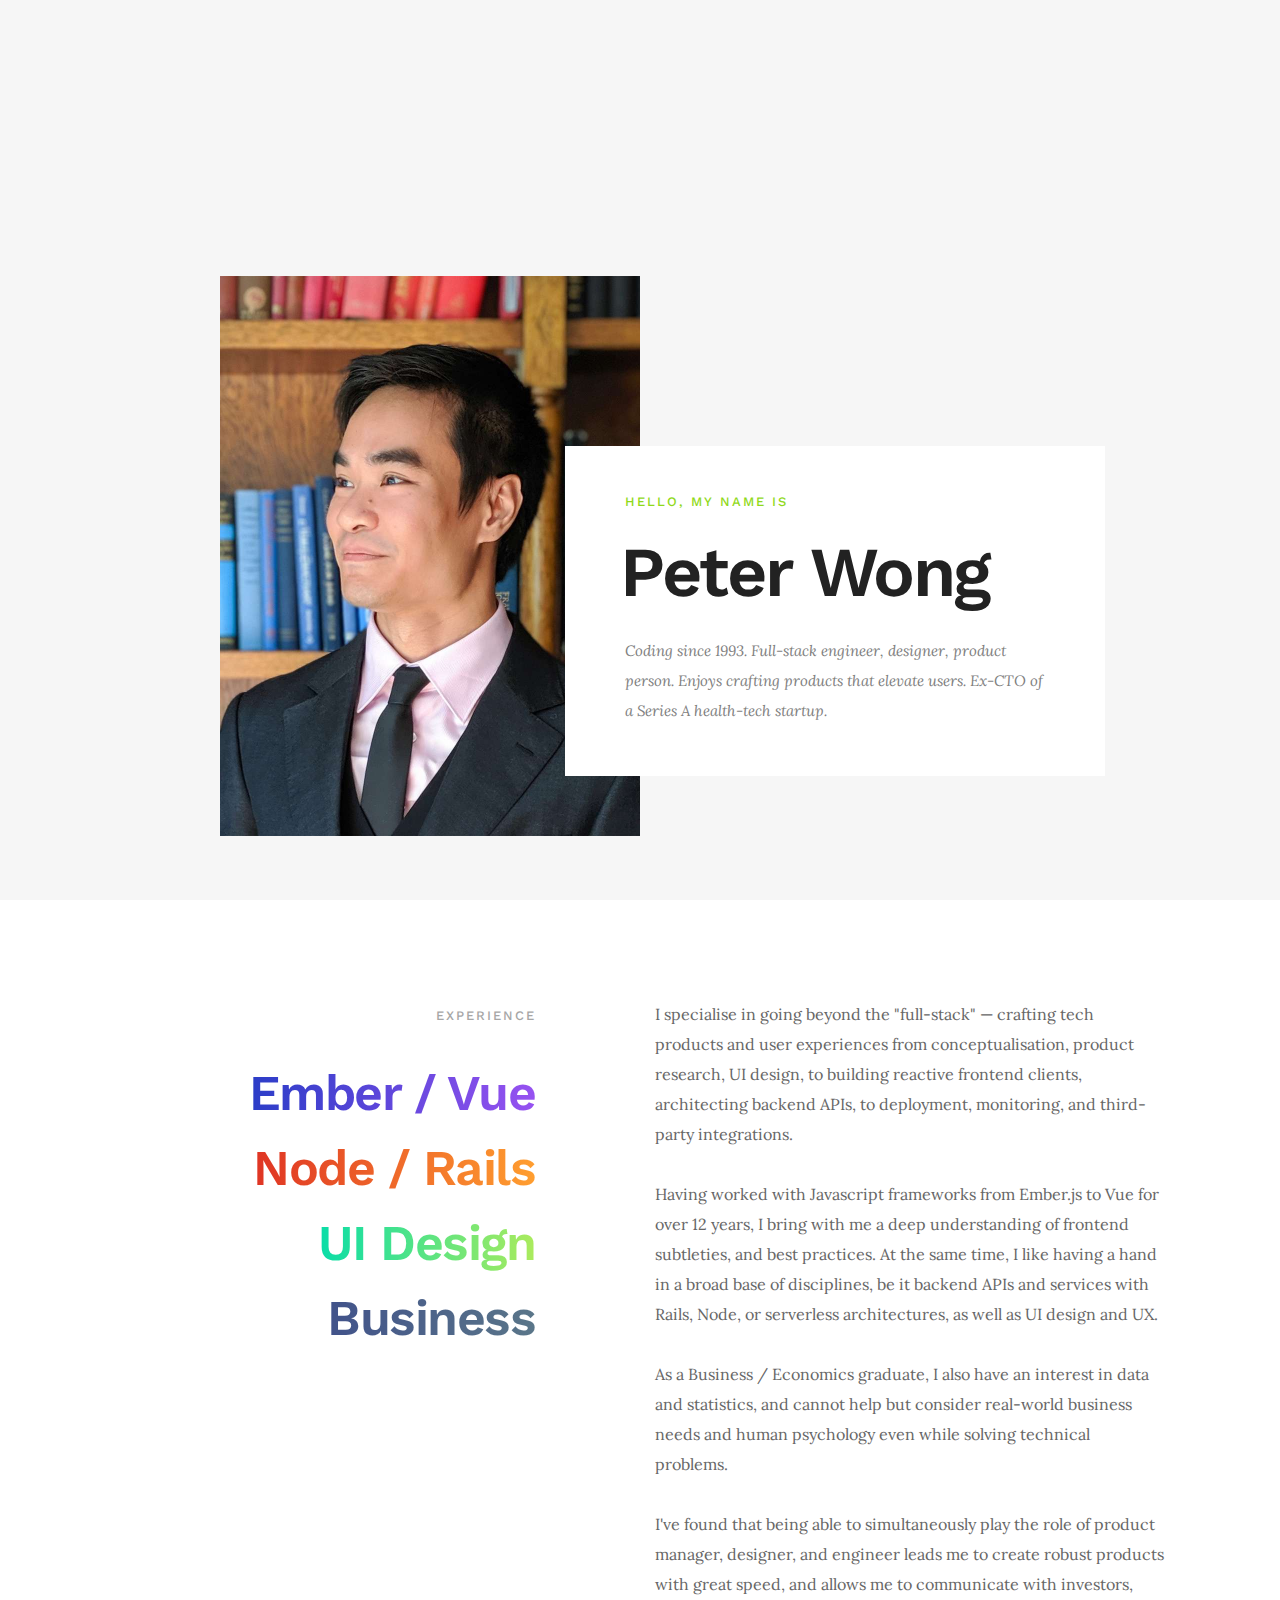
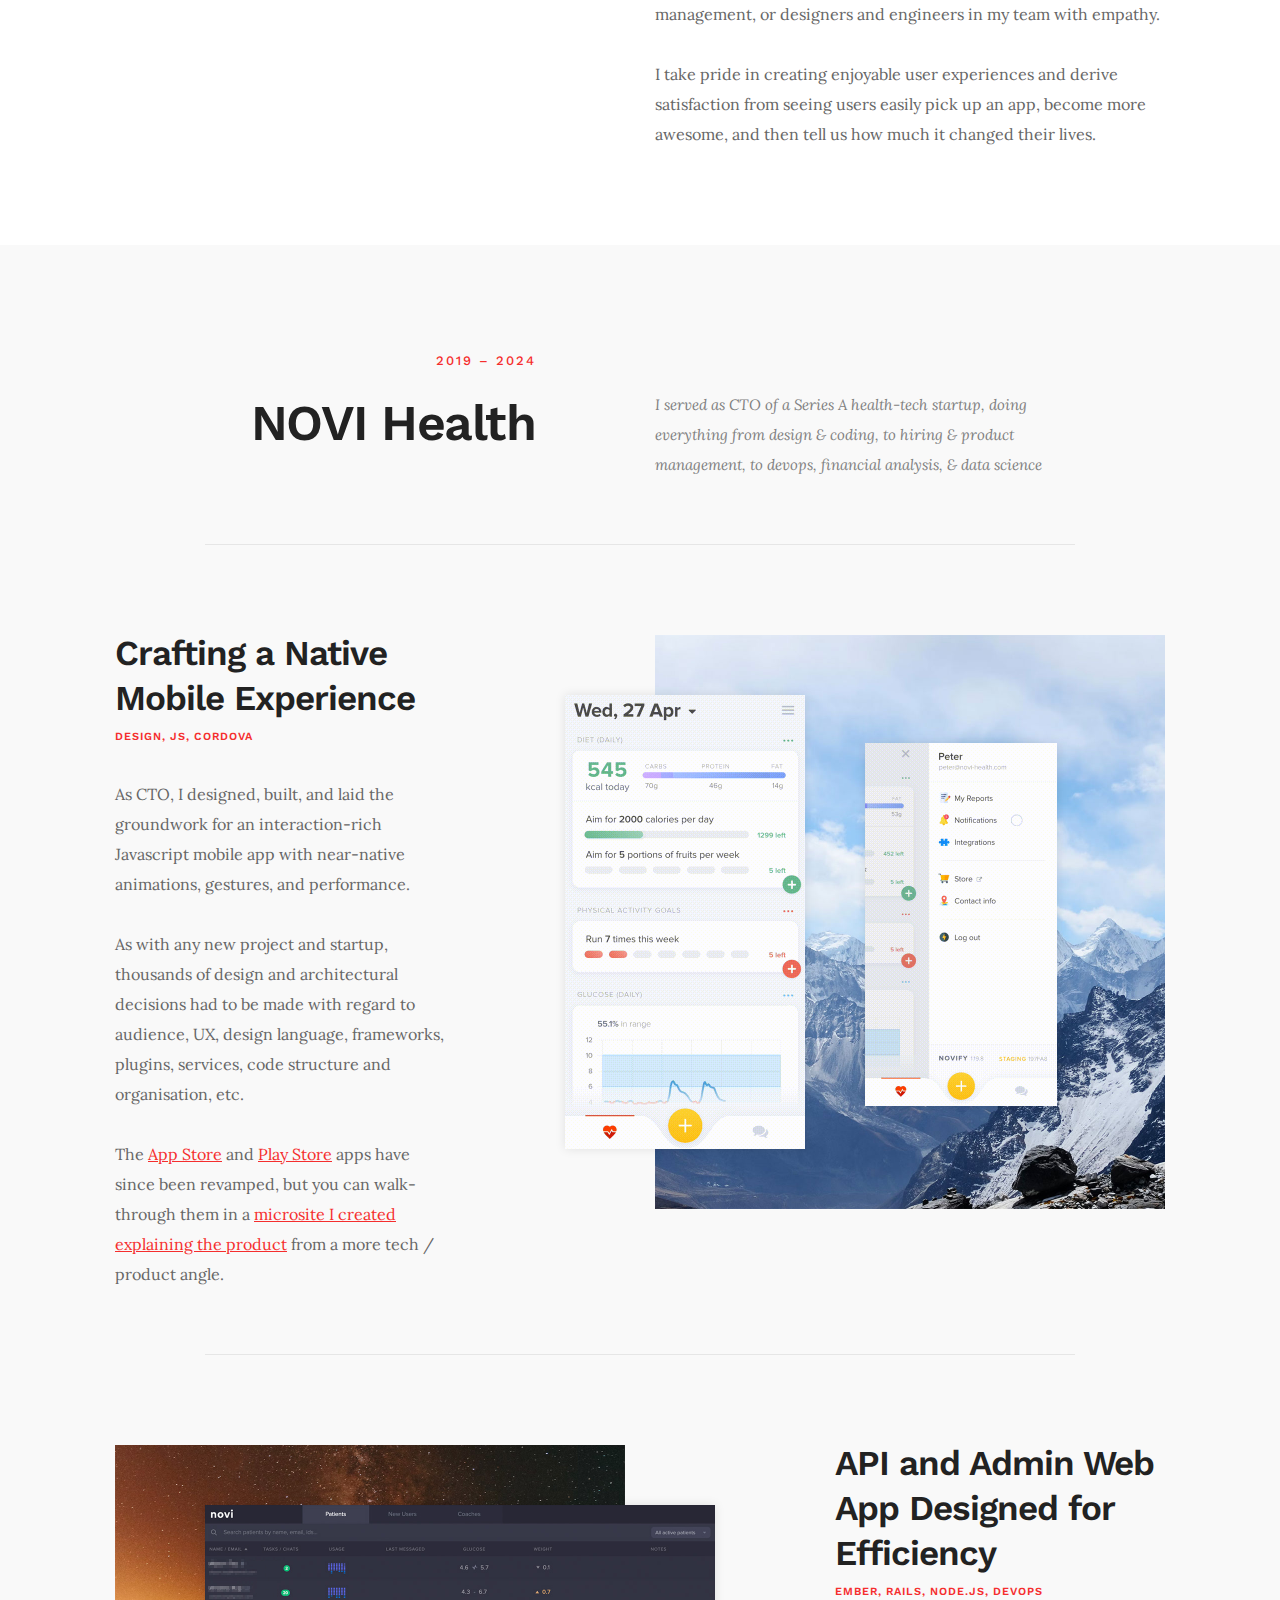
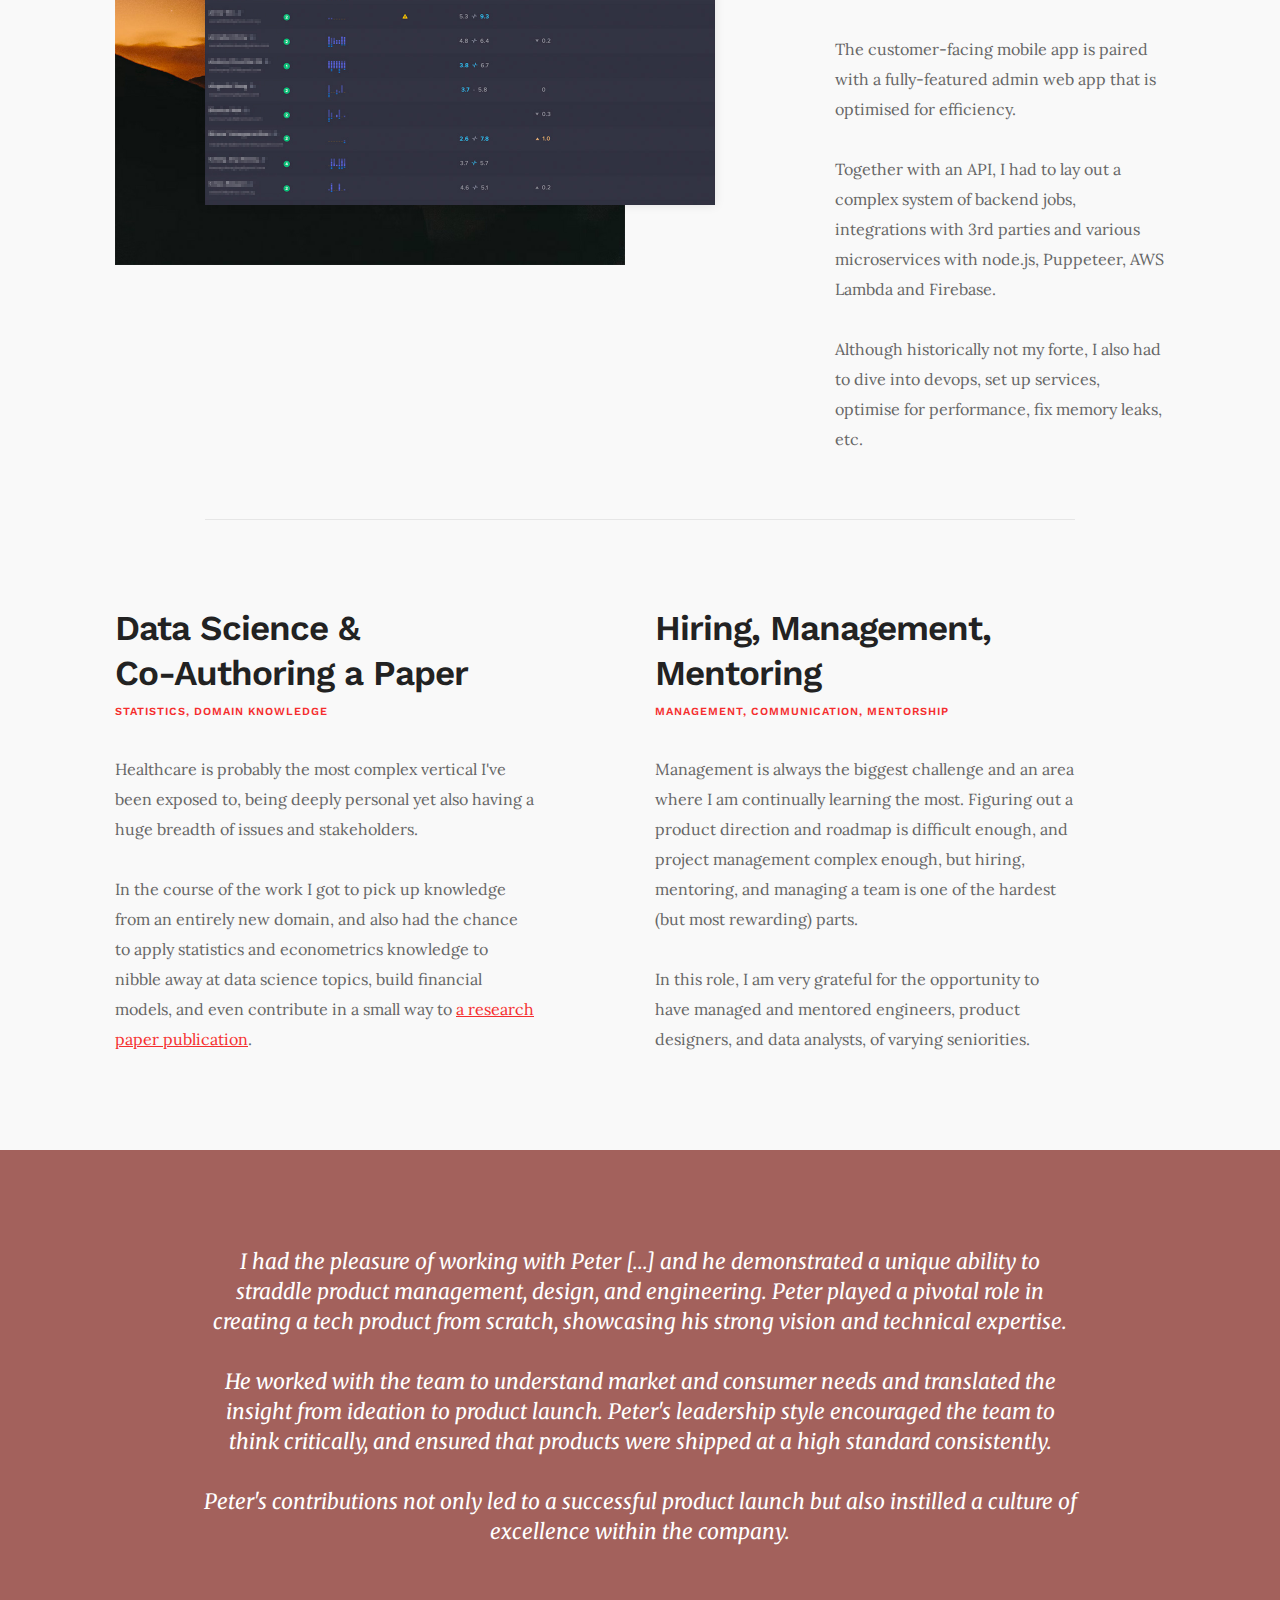
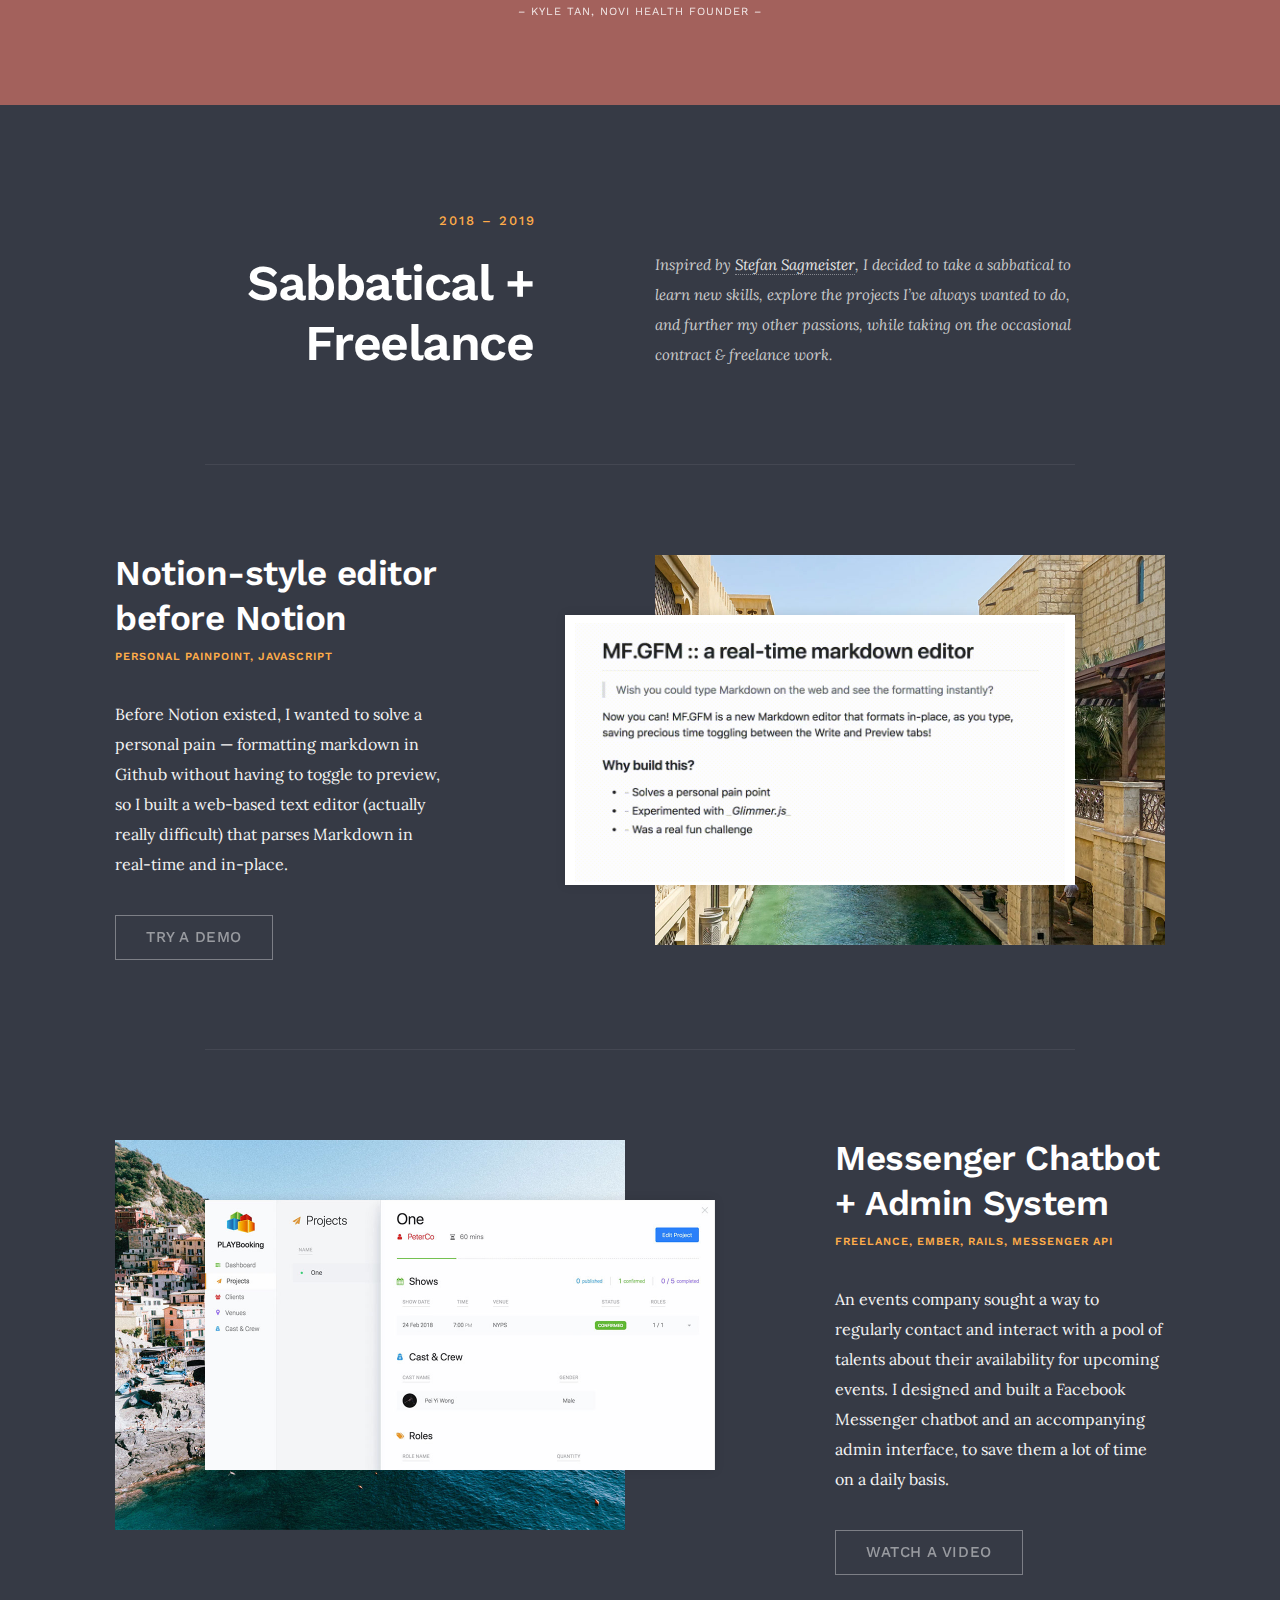
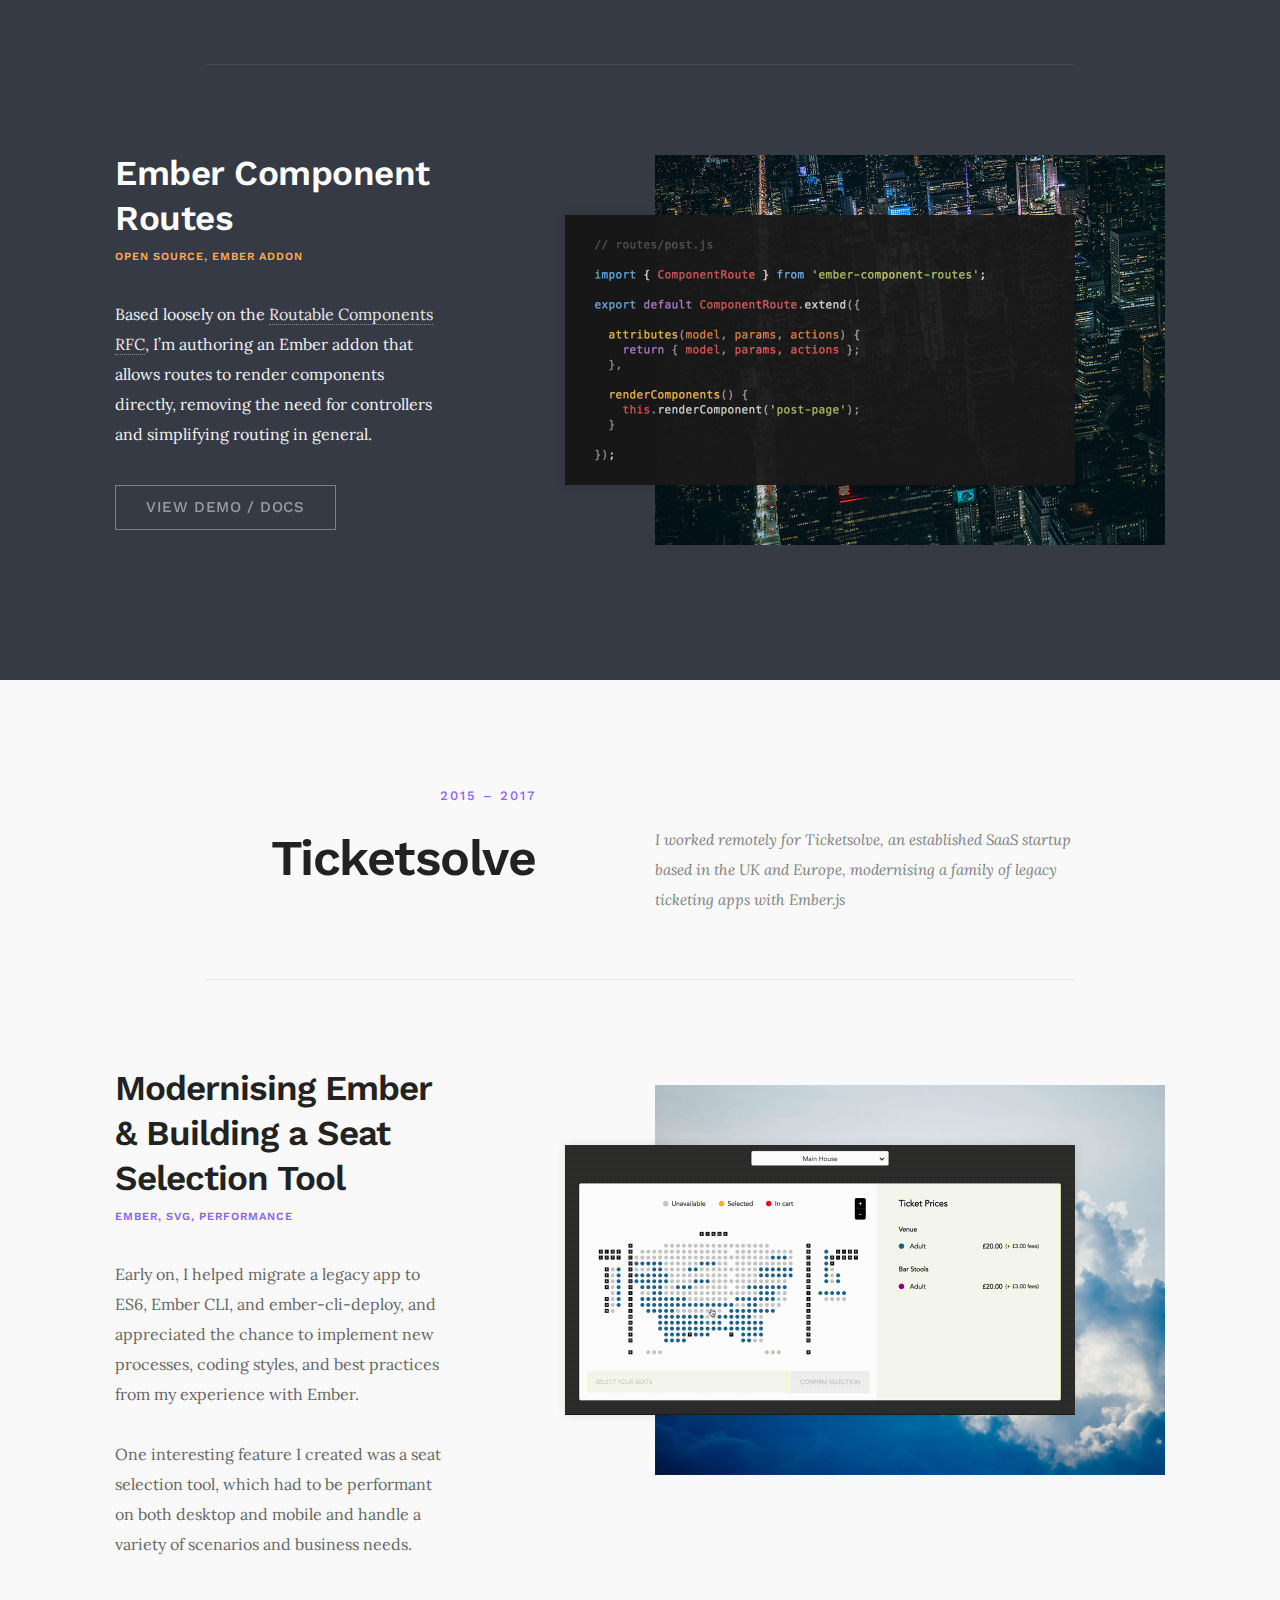
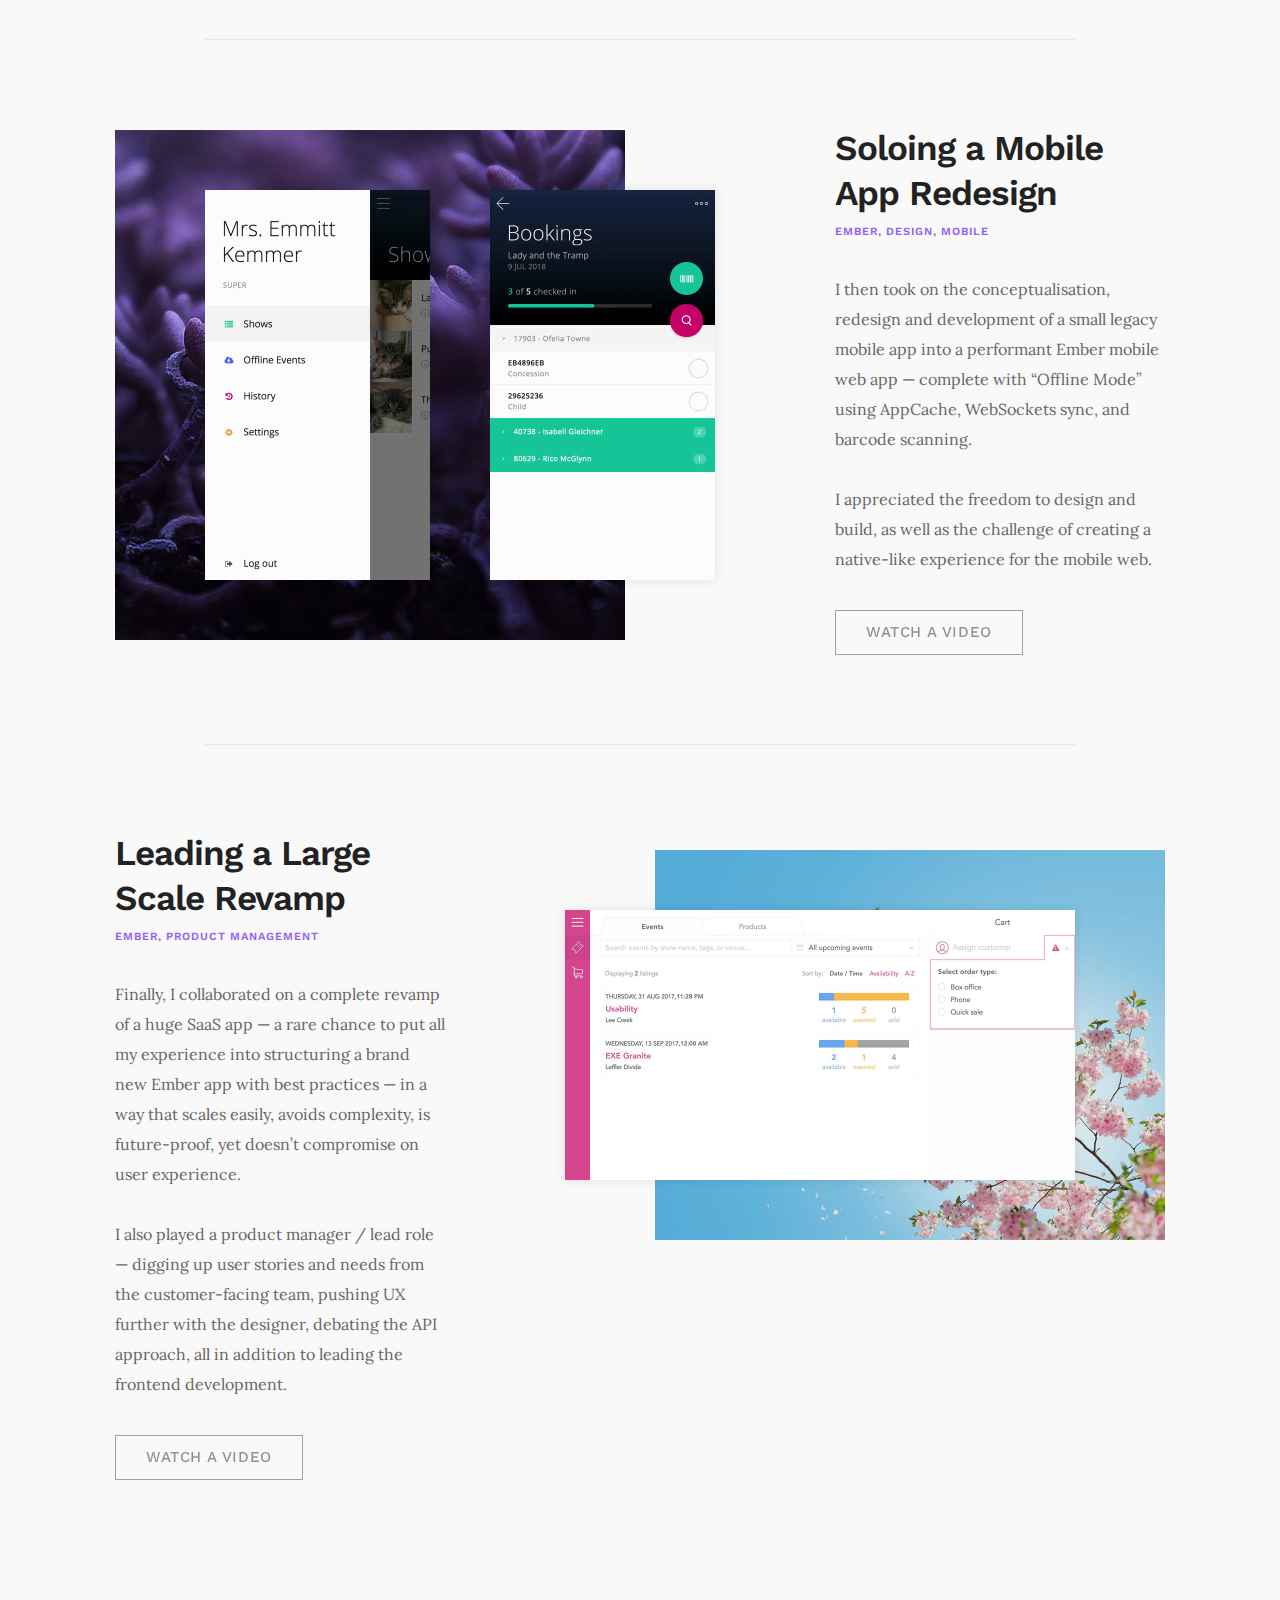
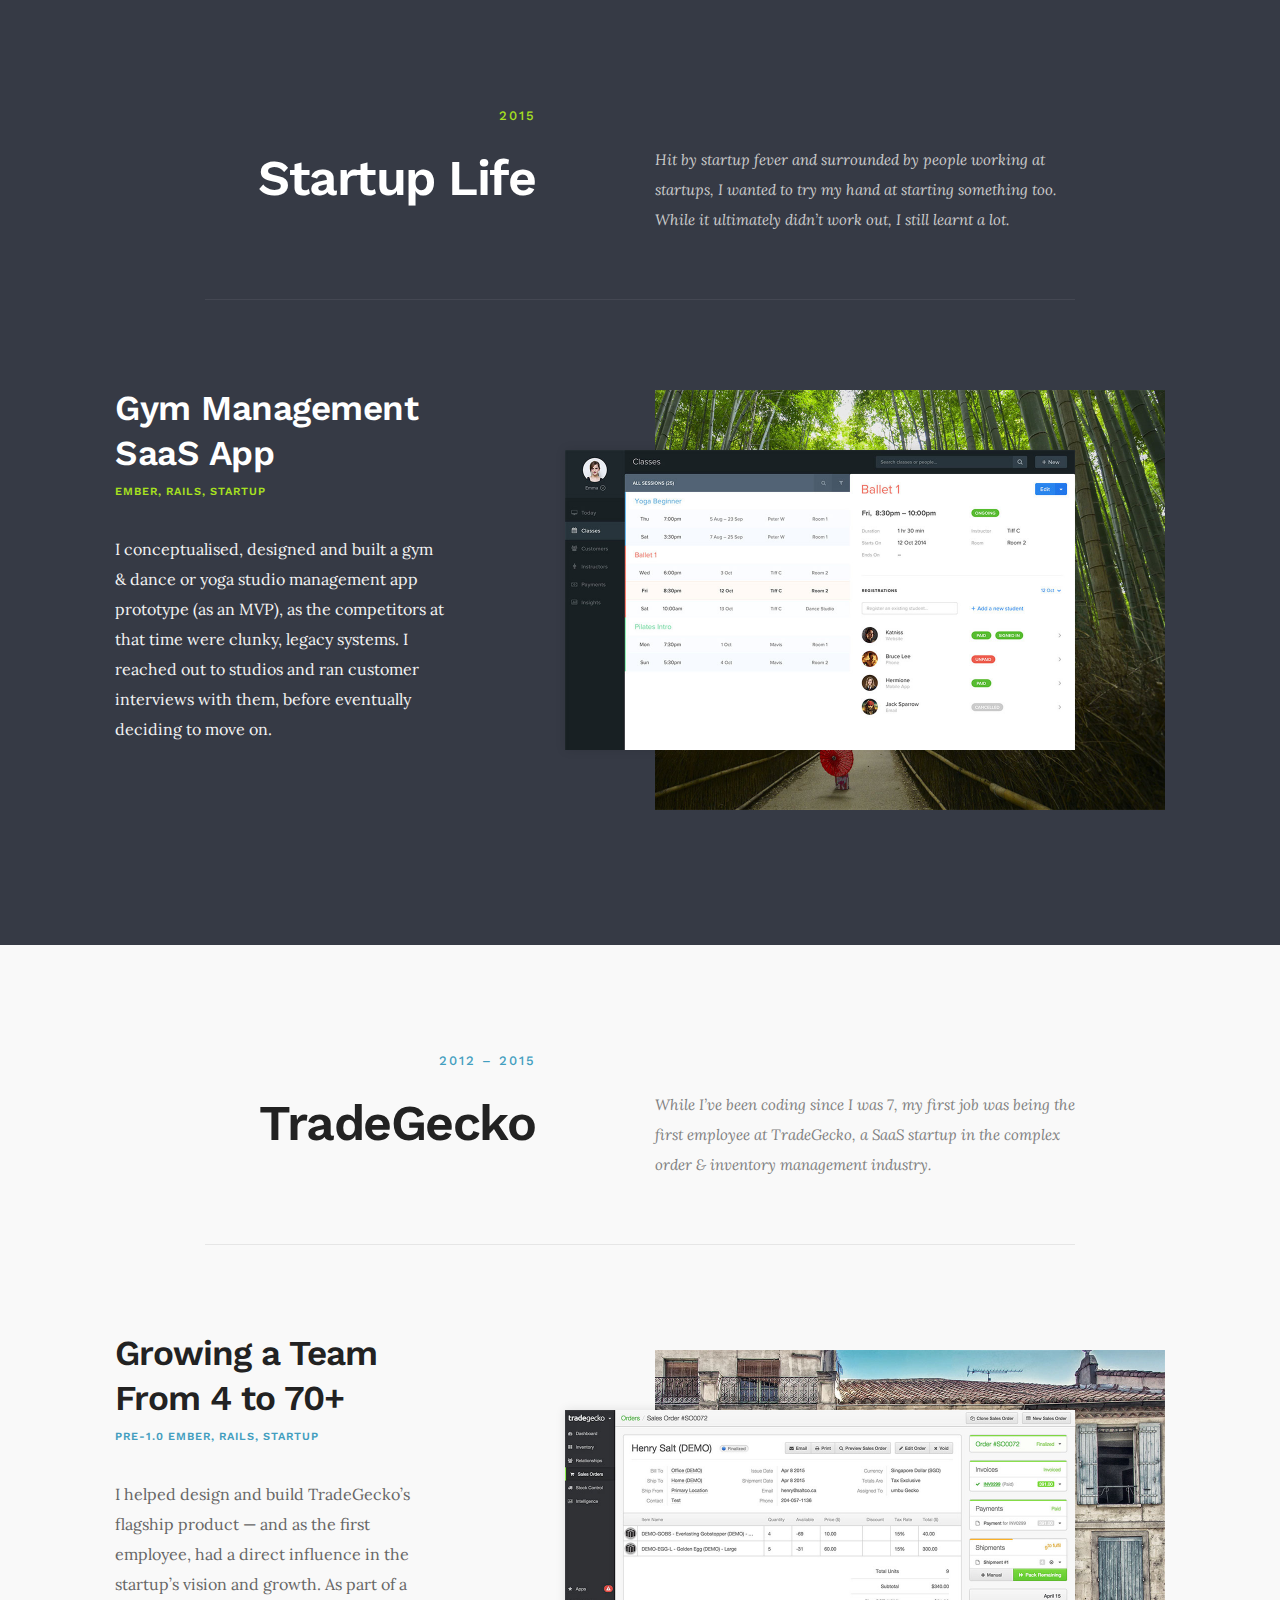
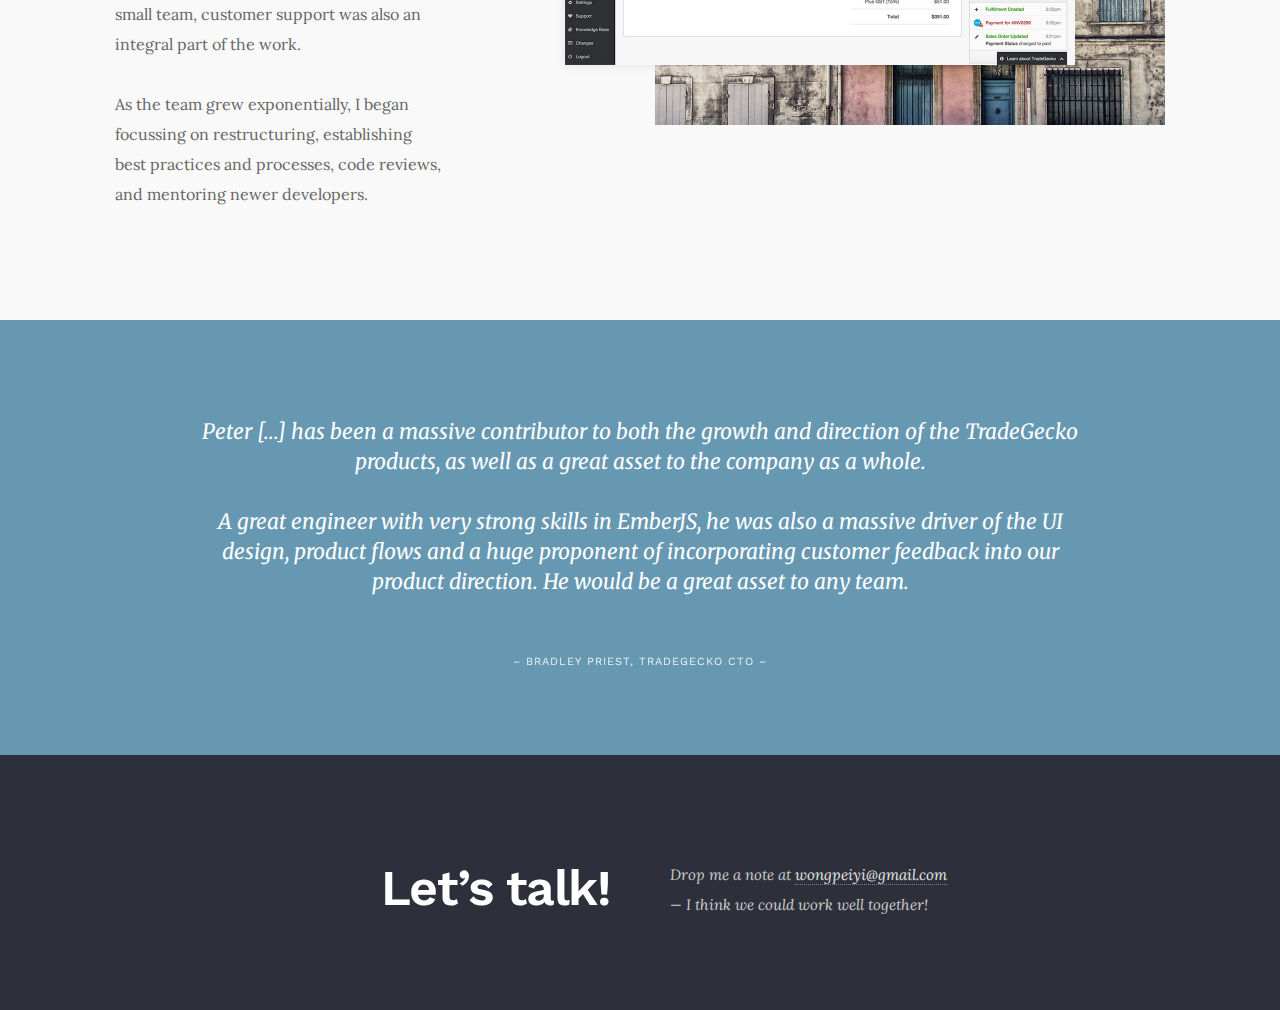
<file: index.html>
<!doctype html>
<html lang="">

<head>
  <meta charset="utf-8">
  <meta http-equiv="x-ua-compatible" content="ie=edge">
  <title>Peter Wong | Product-focussed Engineer &amp; Designer</title>
  <meta name="description" content="">
  <meta name="viewport" content="width=device-width, initial-scale=1, shrink-to-fit=no">

  <link rel="manifest" href="site.webmanifest">
  <link rel="apple-touch-icon" href="icon.png">

  <link href="https://fonts.googleapis.com/css2?family=Lora&family=Merriweather:ital,wght@1,400&display=swap&family=Work+Sans:wght@500..600&display=swap" rel="stylesheet">

  <link rel="stylesheet" href="css/app-20240916-1430.css">

  <script src="https://cdn.lrkt-in.com/LogRocket.min.js" crossorigin="anonymous"></script>
  <script>window.LogRocket && window.LogRocket.init('ftegv7/wongpeiyigithubio');</script>
</head>

<body>
  <div class="modal">
    <div class="modal__overlay"></div>
    <div class="modal__body"></div>
  </div>
  <section class="hero">
    <div class="row">
      <div class="hero__wrapper">
        <div class="hero__card">
          <h2>Hello, my name is</h2>
          <h1>Peter <span>Wong</span></h1>
          <p class="italic">
            Coding since 1993. Full-stack engineer, designer, product person.
            Enjoys crafting products that elevate users.
            Ex-CTO of a Series A health-tech startup.
          </p>
        </div>
      </div>
    </div>
  </section>


  <section class="skillsets">
    <div class="row">
      <div class="col col_6 col_pad-right shout">
        <h2>Experience</h2>
        <h3><span>Ember / Vue</span></h3>
        <h3><span>Node / Rails</span></h3>
        <h3><span>UI Design</span></h3>
        <h3><span>Business</span></h3>
      </div>
      <div class="col col_6">
        <p>
          I specialise in going beyond the "full-stack" &mdash; crafting tech products and user experiences from conceptualisation, product research, UI design, to building reactive frontend clients, architecting backend APIs, to deployment, monitoring, and third-party integrations.
        </p>
        <p>
          Having worked with Javascript frameworks from Ember.js to Vue for over 12 years, I bring with me a deep understanding of frontend subtleties, and best practices. At the same time, I like having a hand in a broad base of disciplines, be it backend APIs and services with Rails, Node, or serverless architectures, as well as UI design and UX. 
        </p>
        <p>
          As a Business / Economics graduate, I also have an interest in data and statistics, and cannot help but consider real-world business needs and human psychology even while solving technical problems.
        </p>
        <p>
          
          I&apos;ve found that being able to simultaneously play the role of product manager, designer, and engineer leads me to create robust products with great speed, and allows me to communicate with investors, management, or designers and engineers in my team with empathy.
        </p>
        <p>
          I take pride in creating enjoyable user experiences and derive satisfaction from seeing users easily pick up an app, become more awesome, and then tell us how much it changed their lives.
        </p>
      </div>
    </div>
  </section>


  <section class="novi">
    <div class="row section__head">
      <div class="col col_6 col_pad-right shout">
        <h2>2019 &ndash; 2024</h2>
        <h3>NOVI Health</h3>
      </div>
      <div class="col col_5">
        <p class="italic">
           I served as CTO of a Series A health-tech startup, doing everything from design &amp; coding, to hiring &amp; product management, to devops, financial analysis, &amp; data science
        </p>
      </div>
    </div>

    <hr>

    <div class="row row_inverse novify">
      <div class="col col_7 portfolio__screen">
        <div>
          <img src="img/novify-1.gif" />
        </div>
        <div>
          <img src="img/novify-2.gif" />
        </div>
      </div>
      <div class="col col_5 col_pad-right portfolio__item">
        <h4>Crafting a Native Mobile Experience</h4>
        <h5>Design, JS, Cordova</h5>
        <p>
          As CTO, I designed, built, and laid the groundwork for an interaction-rich Javascript mobile app with near-native animations, gestures, and performance.
        </p>
        <p>
          As with any new project and startup, thousands of design and architectural decisions had to be made with regard to audience, UX, design language, frameworks, plugins, services, code structure and organisation, etc.
        </p>
        <p>
          The 
          <a href="https://apps.apple.com/sg/app/novify-v2/id1504900793" target="_blank">App Store</a> and 
          <a href="https://play.google.com/store/apps/details?id=com.novi_health.novi" target="_blank">Play Store</a> 
          apps have since been revamped, but you can walk-through them in a 
          <a href="https://novi-health-product-demo.webflow.io/" target="_blank">microsite I created explaining the product</a> 
          from a more tech / product angle.
        </p>
      </div>
    </div>

    <hr>

    <div class="row novi-admin">
      <div class="col col_7 portfolio__screen">
        <div>
          <img src="img/admin-1.jpg" />
          <img src="img/admin-2.jpg" />
          <img src="img/admin-3.jpg" />
        </div>
      </div>
      <div class="col col_5 col_pad-left portfolio__item">
        <h4>API and Admin Web App Designed for Efficiency</h4>
        <h5>Ember, Rails, node.js, devops</h5>
        <p>
          The customer-facing mobile app is paired with a fully-featured admin web app that is optimised for efficiency.
        </p>
        <p>
          Together with an API, I had to lay out a complex system of backend jobs, integrations with 3rd parties and various microservices with node.js, Puppeteer, AWS Lambda and Firebase.
        </p>
        <p>
          Although historically not my forte, I also had to dive into devops, set up services, optimise for performance, fix memory leaks, etc.
        </p>
      </div>
    </div>


    <hr>

    <div class="row novi-misc">
      <div class="col col_6 col_pad-right portfolio__item">
        <h4>Data Science &amp;<br> Co-Authoring a Paper</h4>
        <h5>Statistics, Domain knowledge</h5>
        <p>
          Healthcare is probably the most complex vertical I&apos;ve been exposed to, being deeply personal yet also having a huge breadth of issues and stakeholders.
        </p>
        <p>
          In the course of the work I got to pick up knowledge from an entirely new domain, and also had the chance to apply statistics and econometrics knowledge to nibble away at data science topics, build financial models, and even contribute in a small way to <a href="https://spj.sciencemag.org/journals/hds/2022/9892340/" target="_blank">a research paper publication</a>.
        </p>
      </div>
      <div class="col col_5 portfolio__item">
        <h4>Hiring, Management, Mentoring</h4>
        <h5>Management, Communication, Mentorship</h5>
        <p>
          Management is always the biggest challenge and an area where I am continually learning the most. Figuring out a product direction and roadmap is difficult enough, and project management complex enough, but hiring, mentoring, and managing a team is one of the hardest (but most rewarding) parts.
        </p>
        <p>
          In this role, I am very grateful for the opportunity to have managed and mentored engineers, product designers, and data analysts, of varying seniorities.
        </p>
      </div>
    </div>
  </section>

  <section class="quote quote_novi">
    <div class="row">
      <blockquote>
        <p>I had the pleasure of working with Peter [...] and he demonstrated a unique ability to straddle product management, design, and engineering. Peter played a pivotal role in creating a tech product from scratch, showcasing his strong vision and technical expertise.</p>
        <p>He worked with the team to understand market and consumer needs and translated the insight from ideation to product launch. Peter's leadership style encouraged the team to think critically, and ensured that products were shipped at a high standard consistently.</p>
        <p>Peter's contributions not only led to a successful product launch but also instilled a culture of excellence within the company.</p>
        <cite>Kyle Tan<span><span>, </span></span><br><br>NOVI Health Founder</cite>
      </blockquote>
    </div>
  </section>

  <section class="sabbatical dark">
    <div class="row section__head">
      <div class="col col_6 col_pad-right shout">
        <h2>2018 &ndash; 2019</h2>
        <h3>Sabbatical + Freelance</h3>
      </div>
      <div class="col col_5">
        <p class="italic">
          Inspired by
          <a href="https://www.ted.com/talks/stefan_sagmeister_the_power_of_time_off" target="_blank">Stefan Sagmeister</a>, I decided to take a sabbatical to learn new skills,  explore the projects I&rsquo;ve always wanted to do, and further my other passions, while taking on the occasional contract &amp; freelance work.
        </p>
      </div>
    </div>

    <hr>

    <div class="row row_inverse mfgfm">
      <div class="col col_7 portfolio__screen">
        <div>
          <img src="img/mfgfm-175a06ae4b.gif" />
        </div>
      </div>
      <div class="col col_5 col_pad-right portfolio__item">
        <h4>Notion-style editor before Notion </h4>
        <h5>Personal painpoint, Javascript</h5>
        <p>
          Before Notion existed, I wanted to solve a personal pain &mdash; formatting markdown in Github without having to toggle to preview, so I built a web-based text editor (actually really difficult) that parses Markdown in real-time and in-place.
        </p>
        <button class="btn">
          Try a demo
        </button>
      </div>
    </div>

    <hr>

    <div class="row playinc">
      <div class="col col_7 portfolio__screen">
        <div>
          <img src="img/playinc-9f0b1183f8.jpg" />
        </div>
      </div>
      <div class="col col_5 col_pad-left portfolio__item">
        <h4>Messenger Chatbot + Admin System</h4>
        <h5>Freelance, Ember, Rails, Messenger API</h5>
        <p>
          An events company sought a way to regularly contact and interact with a pool of talents about their availability for upcoming events. I designed and built a Facebook Messenger chatbot and an accompanying admin interface, to save them a lot of time on a daily basis.
        </p>
        <button class="btn">
          Watch a video
        </button>
      </div>
    </div>

    <hr>

    <div class="row row_inverse erct">
      <div class="col col_7 portfolio__screen">
        <div>
          <img src="img/erct-023e09b490.jpg" />
        </div>
      </div>
      <div class="col col_5 col_pad-right portfolio__item">
        <h4>Ember Component Routes</h4>
        <h5>Open source, Ember addon</h5>
        <p>
          Based loosely on the <a href="https://github.com/ef4/rfcs/blob/routeable-components/active/0000-routeable-components.md" target="_blank">Routable Components RFC</a>, I&rsquo;m authoring an Ember addon that allows routes to render components directly, removing the need for controllers and simplifying routing in general.
        </p>
        <a href="https://wongpeiyi.github.io/ember-component-routes/" target="_blank" class="btn">
          View Demo / Docs
        </a>
      </div>
    </div>
  </section>


  <section class="ticketsolve">
    <div class="row section__head">
      <div class="col col_6 col_pad-right shout">
        <h2>2015 &ndash; 2017</h2>
        <h3>Ticketsolve</h3>
      </div>
      <div class="col col_5">
        <p class="italic">
           I worked remotely for Ticketsolve, an established SaaS startup based in the UK and Europe, modernising a family of legacy ticketing apps with Ember.js
        </p>
      </div>
    </div>

    <hr>

    <div class="row row_inverse seats">
      <div class="col col_7 portfolio__screen">
        <div>
          <img src="img/seats-2ff1d5cc33.gif" />
        </div>
      </div>
      <div class="col col_5 col_pad-right portfolio__item">
        <h4>Modernising Ember &amp; Building a Seat Selection Tool</h4>
        <h5>Ember, SVG, Performance</h5>
        <p>
          Early on, I helped migrate a legacy app to ES6, Ember CLI, and ember-cli-deploy, and appreciated the chance to implement new processes, coding styles, and best practices from my experience with Ember.
        </p>
        <p>
          One interesting feature I created was a seat selection tool, which had to be performant on both desktop and mobile and handle a variety of scenarios and business needs.
        </p>
      </div>
    </div>

    <hr>

    <div class="row ticketmobile">
      <div class="col col_7 portfolio__screen">
        <div>
          <img src="img/ticketmobile1-ec4fbbc8d3.gif" />
        </div>
        <div>
          <img src="img/ticketmobile2-e9048ec2aa.gif" />
        </div>
      </div>
      <div class="col col_5 col_pad-left portfolio__item">
        <h4>Soloing a Mobile App Redesign</h4>
        <h5>Ember, Design, Mobile</h5>
        <p>
          I then took on the conceptualisation, redesign and development of a small legacy mobile app into a performant Ember mobile web app &mdash; complete with &ldquo;Offline Mode&rdquo; using AppCache, WebSockets sync, and barcode scanning.
        </p>
        <p>
          I appreciated the freedom to design and build, as well as the challenge of creating a native-like experience for the mobile web.
        </p>
        <button class="btn">
          Watch a video
        </button>
      </div>
    </div>

    <hr>

    <div class="row row_inverse nbe">
      <div class="col col_7 portfolio__screen">
        <div>
          <img src="img/nbe-c0f750bab9.jpg" />
        </div>
      </div>
      <div class="col col_5 col_pad-right portfolio__item">
        <h4>Leading a Large Scale Revamp</h4>
        <h5>Ember, Product Management</h5>
        <p>
          Finally, I collaborated on a complete revamp of a huge SaaS app &mdash; a rare chance to put all my experience into structuring a brand new Ember app with best practices &mdash; in a way that scales easily, avoids complexity, is future-proof, yet doesn&rsquo;t compromise on user experience.
        </p>
        <p>
          I also played a product manager / lead role &mdash; digging up user stories and needs from the customer-facing team, pushing UX further with the designer, debating the API approach, all in addition to leading the frontend development.
        </p>
        <button class="btn">
          Watch a video
        </button>
      </div>
    </div>
  </section>


  <section class="prosper dark">
    <div class="row section__head">
      <div class="col col_6 col_pad-right shout">
        <h2>2015</h2>
        <h3>Startup Life</h3>
      </div>
      <div class="col col_5">
        <p class="italic">
          Hit by startup fever and surrounded by people working at startups, I wanted to try my hand at starting something too. While it ultimately didn&rsquo;t work out, I still learnt a lot.
        </p>
      </div>
    </div>

    <hr>

    <div class="row row_inverse prosper-inner">
      <div class="col col_7 portfolio__screen">
        <div>
          <img src="img/prosper1-ae4e2ab95b.jpg" />
          <img src="img/prosper2-4ec7829220.jpg" />
        </div>
      </div>
      <div class="col col_5 col_pad-right portfolio__item">
        <h4>Gym Management SaaS App</h4>
        <h5>Ember, Rails, Startup</h5>
        <p>
          I conceptualised, designed and built a gym &amp; dance or yoga studio management app prototype (as an MVP), as the competitors at that time were clunky, legacy systems. I reached out to studios and ran customer interviews with them, before eventually deciding to move on.
        </p>
      </div>
    </div>
  </section>



  <section class="tradegecko">
    <div class="row section__head">
      <div class="col col_6 col_pad-right shout">
        <h2>2012 &ndash; 2015</h2>
        <h3>TradeGecko</h3>
      </div>
      <div class="col col_5">
        <p class="italic">
          While I&rsquo;ve been coding since I was 7, my first job was being the first employee at TradeGecko, a SaaS startup in the complex order &amp; inventory management industry.
        </p>
      </div>
    </div>

    <hr>

    <div class="row row_inverse tradegecko-inner">
      <div class="col col_7 portfolio__screen">
        <div>
          <img src="img/tradegecko-d670a8c440.jpg" />
        </div>
      </div>
      <div class="col col_5 col_pad-right portfolio__item">
        <h4>Growing a Team From 4 to 70+</h4>
        <h5>Pre-1.0 Ember, Rails, Startup</h5>
        <p>
          I helped design and build TradeGecko&rsquo;s flagship product &mdash; and as the first employee, had a direct influence in the startup&rsquo;s vision and growth. As part of a small team, customer support was also an integral part of the work.
        </p>
        <p>
          As the team grew exponentially, I began focussing on restructuring, establishing best practices and processes, code reviews, and mentoring newer developers.
        </p>
      </div>
    </div>
  </section>

  <section class="quote quote_tg">
    <div class="row">
      <blockquote>
        <p>
          Peter [...] has been a massive contributor to both the growth and direction of the TradeGecko products, as well as a great asset to the company as a whole.
        </p>
        <p>
          A great engineer with very strong skills in EmberJS, he was also a massive driver of the UI design, product flows and a huge proponent of incorporating customer feedback into our product direction. He would be a great asset to any team.
        </p>
        <cite>Bradley Priest<span><span>, </span></span><br><br>TradeGecko CTO</cite>
      </blockquote>
    </div>
  </section>

  <section class="footer dark">
    <div class="row section__head">
      <div class="col col_6 shout">
        <h3>Let&rsquo;s talk!</h3>
      </div>
      <div class="col col_6">
        <p class="italic">
          Drop me a note
          <a id="email" target="_blank"></a>
          <br>
          <span>&mdash; </span>I think we could work well together!
        </p>
      </div>
    </div>
  </section>

  <script src="js/app-f9ec006563.js"></script>



  <script async src="https://www.googletagmanager.com/gtag/js?id=UA-121026203-1"></script>
  <script>
    window.dataLayer = window.dataLayer || [];
    function gtag(){dataLayer.push(arguments);}
    gtag('js', new Date());
    gtag('config', 'UA-121026203-1');
  </script>

  <script type="text/javascript">(function(e,a){if(!a.__SV){var b=window;try{var c,l,i,j=b.location,g=j.hash;c=function(a,b){return(l=a.match(RegExp(b+"=([^&]*)")))?l[1]:null};g&&c(g,"state")&&(i=JSON.parse(decodeURIComponent(c(g,"state"))),"mpeditor"===i.action&&(b.sessionStorage.setItem("_mpcehash",g),history.replaceState(i.desiredHash||"",e.title,j.pathname+j.search)))}catch(m){}var k,h;window.mixpanel=a;a._i=[];a.init=function(b,c,f){function e(b,a){var c=a.split(".");2==c.length&&(b=b[c[0]],a=c[1]);b[a]=function(){b.push([a].concat(Array.prototype.slice.call(arguments,
  0)))} }var d=a;"undefined"!==typeof f?d=a[f]=[]:f="mixpanel";d.people=d.people||[];d.toString=function(b){var a="mixpanel";"mixpanel"!==f&&(a+="."+f);b||(a+=" (stub)");return a};d.people.toString=function(){return d.toString(1)+".people (stub)"};k="disable time_event track track_pageview track_links track_forms register register_once alias unregister identify name_tag set_config reset opt_in_tracking opt_out_tracking has_opted_in_tracking has_opted_out_tracking clear_opt_in_out_tracking people.set people.set_once people.unset people.increment people.append people.union people.track_charge people.clear_charges people.delete_user".split(" ");
  for(h=0;h<k.length;h++)e(d,k[h]);a._i.push([b,c,f])};a.__SV=1.2;b=e.createElement("script");b.type="text/javascript";b.async=!0;b.src="undefined"!==typeof MIXPANEL_CUSTOM_LIB_URL?MIXPANEL_CUSTOM_LIB_URL:"file:"===e.location.protocol&&"//cdn4.mxpnl.com/libs/mixpanel-2-latest.min.js".match(/^\/\//)?"https://cdn4.mxpnl.com/libs/mixpanel-2-latest.min.js":"//cdn4.mxpnl.com/libs/mixpanel-2-latest.min.js";c=e.getElementsByTagName("script")[0];c.parentNode.insertBefore(b,c)} })(document,window.mixpanel||[]);
  mixpanel.init("e6354169048ef0eaf0bb977a35b95919");
  </script>

  <script>
window['_fs_host'] = 'fullstory.com';
window['_fs_script'] = 'edge.fullstory.com/s/fs.js';
window['_fs_org'] = 'o-1W5H20-na1';
window['_fs_namespace'] = 'FS';
!function(m,n,e,t,l,o,g,y){var s,f,a=function(h){
return!(h in m)||(m.console&&m.console.log&&m.console.log('FullStory namespace conflict. Please set window["_fs_namespace"].'),!1)}(e)
;function j(b){var h,d=[];function k(){h&&(d.forEach((function(b){var d;try{d=b[h[0]]&&b[h[0]](h[1])}catch(h){return void(b[3]&&b[3](h))}
d&&d.then?d.then(b[2],b[3]):b[2]&&b[2](d)})),d.length=0)}function r(b){return function(d){h||(h=[b,d],k())}}return b(r(0),r(1)),{
then:function(b,h){return j((function(r,i){d.push([b,h,r,i]),k()}))}}}a&&(g=m[e]=function(){var b=function(b,d,k,r){function i(i,c){
h(b,d,k,i,c,r)}r=r||2;var c,u=/Async$/;return u.test(b)?(b=b.replace(u,""),"function"==typeof Promise?new Promise(i):j(i)):h(b,d,k,c,c,r)}
;function h(h,d,k,r,i,c){return b._api?b._api(h,d,k,r,i,c):(b.q&&b.q.push([h,d,k,r,i,c]),null)}return b.q=[],b}(),y=function(b){function h(h){
"function"==typeof h[4]&&h[4](new Error(b))}var d=g.q;if(d){for(var k=0;k<d.length;k++)h(d[k]);d.length=0,d.push=h}},function(){
(o=n.createElement(t)).async=!0,o.crossOrigin="anonymous",o.src="https://"+l,o.onerror=function(){y("Error loading "+l)}
;var b=n.getElementsByTagName(t)[0];b.parentNode.insertBefore(o,b)}(),function(){function b(){}function h(b,h,d){g(b,h,d,1)}function d(b,d,k){
h("setProperties",{type:b,properties:d},k)}function k(b,h){d("user",b,h)}function r(b,h,d){k({uid:b},d),h&&k(h,d)}g.identify=r,g.setUserVars=k,
g.identifyAccount=b,g.clearUserCookie=b,g.setVars=d,g.event=function(b,d,k){h("trackEvent",{name:b,properties:d},k)},g.anonymize=function(){r(!1)
},g.shutdown=function(){h("shutdown")},g.restart=function(){h("restart")},g.log=function(b,d){h("log",{level:b,msg:d})},g.consent=function(b){
h("setIdentity",{consent:!arguments.length||b})}}(),s="fetch",f="XMLHttpRequest",g._w={},g._w[f]=m[f],g._w[s]=m[s],m[s]&&(m[s]=function(){
return g._w[s].apply(this,arguments)}),g._v="2.0.0")}(window,document,window._fs_namespace,"script",window._fs_script);
</script>

</body>

</html>
</file>
<file: css/app-20240916-1430.css>
@charset "UTF-8";

/*! normalize.css v8.0.0 | MIT License | github.com/necolas/normalize.css */
html {
  line-height: 1.15;
  -webkit-text-size-adjust: 100%;
}
body {
  margin: 0;
}
h1 {
  font-size: 2em;
  margin: 0.67em 0;
}
hr {
  box-sizing: content-box;
  height: 0;
  overflow: visible;
}
pre {
  font-family: monospace, monospace;
  font-size: 1em;
}
a {
  background-color: transparent;
}
abbr[title] {
  border-bottom: none;
  text-decoration: underline;
  -webkit-text-decoration: underline dotted;
  text-decoration: underline dotted;
}
b,
strong {
  font-weight: bolder;
}
code,
kbd,
samp {
  font-family: monospace, monospace;
  font-size: 1em;
}
small {
  font-size: 80%;
}
sub,
sup {
  font-size: 75%;
  line-height: 0;
  position: relative;
  vertical-align: baseline;
}
sub {
  bottom: -0.25em;
}
sup {
  top: -0.5em;
}
img {
  border-style: none;
}
button,
input,
optgroup,
select,
textarea {
  font-family: inherit;
  font-size: 100%;
  line-height: 1.15;
  margin: 0;
}
button,
input {
  overflow: visible;
}
button,
select {
  text-transform: none;
}
[type='button'],
[type='reset'],
[type='submit'],
button {
  -webkit-appearance: button;
}
[type='button']::-moz-focus-inner,
[type='reset']::-moz-focus-inner,
[type='submit']::-moz-focus-inner,
button::-moz-focus-inner {
  border-style: none;
  padding: 0;
}
[type='button']:-moz-focusring,
[type='reset']:-moz-focusring,
[type='submit']:-moz-focusring,
button:-moz-focusring {
  outline: 1px dotted ButtonText;
}
fieldset {
  padding: 0.35em 0.75em 0.625em;
}
legend {
  box-sizing: border-box;
  color: inherit;
  display: table;
  max-width: 100%;
  padding: 0;
  white-space: normal;
}
progress {
  vertical-align: baseline;
}
textarea {
  overflow: auto;
}
[type='checkbox'],
[type='radio'] {
  box-sizing: border-box;
  padding: 0;
}
[type='number']::-webkit-inner-spin-button,
[type='number']::-webkit-outer-spin-button {
  height: auto;
}
[type='search'] {
  -webkit-appearance: textfield;
  outline-offset: -2px;
}
[type='search']::-webkit-search-decoration {
  -webkit-appearance: none;
}
::-webkit-file-upload-button {
  -webkit-appearance: button;
  font: inherit;
}
details {
  display: block;
}
summary {
  display: list-item;
}
[hidden],
template {
  display: none;
}
html {
  box-sizing: border-box;
}
*,
:after,
:before {
  box-sizing: inherit;
}
body,
html {
  min-height: 100%;
}
img {
  vertical-align: middle;
}
button {
  cursor: pointer;
  -webkit-user-select: none;
  -moz-user-select: none;
  -ms-user-select: none;
  user-select: none;
}
html {
  color: #222;
  font-size: 16px;
  font-family: Lora, serif;
  line-height: 30px;
  -webkit-font-smoothing: antialiased;
}
::-moz-selection {
  background: #f0f0f0;
  text-shadow: none;
}
::selection {
  background: #f0f0f0;
  text-shadow: none;
}
h1,
h2,
h3,
h4,
h5 {
  font-family: Work Sans, sans-serif;
  font-weight: 600;
  margin: 0;
}
h1 {
  font-size: 70px;
  line-height: 90px;
  letter-spacing: -2.4px;
  padding: 21px 0 9px;
}
h2 {
  font-size: 13px;
  font-weight: 500;
  text-transform: uppercase;
  letter-spacing: 2px;
  padding: 11px 0 19px;
}
h3 {
  font-size: 50px;
  line-height: 60px;
  letter-spacing: -1.5px;
  padding: 13px 0 17px;
}
h4 {
  font-size: 35px;
  line-height: 45px;
  letter-spacing: -1px;
  padding: 11px 0 4px;
}
cite,
h5 {
  font-size: 11px;
  line-height: 15px;
  text-transform: uppercase;
  letter-spacing: 1px;
  padding: 4px 0 11px;
}
p {
  color: #666;
  padding: 9px 0 21px;
  margin: 0;
}
.italic {
  font-size: 15px;
  font-style: italic;
  padding: 10px 0 20px;
  color: gray;
}
a {
  transition: all 0.15s ease-out;
}
hr {
  border: none;
  border-bottom: 1px solid #e6e6e6;
  width: 870px;
  margin: 74px auto 75px;
}
blockquote {
  font-family: "Merriweather", serif;
  font-size: 21px;
  font-style: italic;
  font-weight: 400;
  text-align: center;
}
blockquote p {
  padding: 22px 0 8px;
}
cite {
  font-family: Work Sans, sans-serif;
  font-style: normal;
}
cite:after,
cite:before {
  content: ' – ';
}
.btn {
  font-family: Work Sans, sans-serif;
  font-size: 15px;
  font-weight: 500;
  text-transform: uppercase;
  letter-spacing: 0.6px;
  line-height: 15px;
  color: rgba(0, 0, 0, 0.6);
  border: 1px solid rgba(0, 0, 0, 0.5);
}
.dark {
  color: #fff;
}
.dark ::-moz-selection {
  background: rgba(0, 0, 0, 0.33);
}
.dark ::selection {
  background: rgba(0, 0, 0, 0.33);
}
.dark h4 {
  letter-spacing: -0.5px;
}
.dark p {
  color: #f3f3f3;
}
.dark .italic {
  color: #ccc;
}
.dark a {
  color: #e6e6e6;
  text-decoration: none;
  border-bottom: 1px dotted hsla(0, 0%, 100%, 0.4);
}
.dark a:hover {
  color: #fff;
  border-bottom: 1px solid hsla(0, 0%, 100%, 0.6);
}
.dark hr {
  border-bottom-color: hsla(0, 0%, 100%, 0.07);
}
.dark .btn {
  color: hsla(0, 0%, 100%, 0.7);
  border: 1px solid hsla(0, 0%, 100%, 0.5);
}
.row {
  width: 1050px;
  margin: 0 auto;
}
.row:after {
  content: '';
  clear: both;
  display: table;
}
.col {
  float: left;
  margin-right: 30px;
}
.col:last-child {
  margin-right: 0;
}
.col_1 {
  width: 60px;
}
.col_2 {
  width: 150px;
}
.col_3 {
  width: 240px;
}
.col_4 {
  width: 330px;
}
.col_5 {
  width: 420px;
}
.col_6 {
  width: 510px;
}
.col_7 {
  width: 600px;
}
.col_8 {
  width: 690px;
}
.col_9 {
  width: 780px;
}
.col_10 {
  width: 870px;
}
.col_11 {
  width: 960px;
}
.col_12 {
  width: 1050px;
}
.col_pad-left {
  padding-left: 90px;
}
.col_pad-right {
  padding-right: 90px;
}
.row_inverse .col {
  float: right;
  margin-left: 30px;
  margin-right: 0;
}
.row_inverse .col:last-child {
  margin-left: 0;
}
section {
  background: #f9f9f9;
  padding: 90px 0 105px;
}
section p:last-child {
  margin-bottom: -30px;
}
.dark {
  background: #363a45;
}
.section__head .shout + .col {
  padding-top: 45px;
}
.shout {
  text-align: right;
}
.shout h2 {
  margin-right: -1px;
  margin-bottom: -15px;
}
.portfolio__item h5 {
  margin-bottom: 15px;
}
.portfolio__screen {
  background: no-repeat 0 0;
  background-size: 510px 390px;
  padding: 60px 0 60px 90px;
  margin-top: 15px;
  margin-bottom: 30px;
}
.row_inverse .portfolio__screen {
  background-position: 100% 0;
  padding: 60px 90px 60px 0;
}
.portfolio__screen > div {
  transition: opacity 0.15s ease-out 1ms, visibility 0s;
  opacity: 1;
  visibility: visible;
  background: #fff;
  width: 510px;
  height: 270px;
  box-shadow: 0 0 10px rgba(0, 0, 0, 0.1);
}
.portfolio__screen > div img {
  width: 100%;
}
.btn {
  background: transparent;
  height: 45px;
  display: inline-block;
  margin: 15px 0;
  padding: 14px 30px 16px;
  transition: opacity 0.15s ease-out;
  opacity: 0.7;
  -webkit-user-select: none;
  -moz-user-select: none;
  -ms-user-select: none;
  user-select: none;
}
.btn:focus {
  outline: 0;
  box-shadow: 0 0 0 3px rgba(0, 0, 0, 0.05);
}
.dark .btn:focus {
  box-shadow: 0 0 0 3px hsla(0, 0%, 100%, 0.1);
}
.btn:focus,
.btn:hover {
  opacity: 1;
}
.btn:active {
  opacity: 0.7;
  transition: none;
  box-shadow: 0 0 0 transparent;
}
.modal {
  position: absolute;
  position: fixed;
  z-index: 3;
  transform: translateZ(0);
  pointer-events: none;
}
.modal,
.modal__overlay {
  top: 0;
  left: 0;
  right: 0;
  bottom: 0;
}
.modal__overlay {
  position: absolute;
  transition: opacity 0.15s ease-out 0.1s, visibility 1ms 0.25s;
  opacity: 0;
  visibility: hidden;
  background: hsla(0, 0%, 98%, 0.9);
  pointer-events: auto;
}
.modal_show .modal__overlay {
  transition: opacity 0.3s ease-out 1ms, visibility 0s;
  opacity: 1;
  visibility: visible;
}
.modal__body {
  transition: opacity 0.15s ease-in 0s, visibility 1ms 0.15s;
  opacity: 0;
  visibility: hidden;
  background: #f9f9f9;
  box-shadow: 0 5px 20px rgba(0, 0, 0, 0.1);
  position: absolute;
  top: 50%;
  left: 50%;
  height: 80vh;
  max-height: 600px;
  transform: translate(-50%, -50%);
  pointer-events: auto;
}
.modal_show .modal__body {
  transition: opacity 0.2s ease-in 0.101s, visibility 0.1s;
  opacity: 1;
  visibility: visible;
}
.modal_nbe .modal__body {
  max-height: 450px;
}
.modal_mfgfm .modal__body {
  background: #fff;
  width: 100%;
  max-width: 860px;
}
.modal_mfgfm .modal__body iframe {
  position: absolute;
  width: 100%;
  height: 100%;
  border: none;
  z-index: 2;
}
.modal__body video {
  width: auto;
  height: 100%;
}
.modal_show ~ section .portfolio__screen > div {
  transition: opacity 0.1s ease-in 0s, visibility 1ms 0.1s;
  opacity: 0;
  visibility: hidden;
}
.lds-dual-ring {
  position: absolute;
  top: 50%;
  left: 50%;
  width: 64px;
  height: 64px;
  margin: -32px 0 0 -32px;
  z-index: 1;
}
.lds-dual-ring:after {
  content: ' ';
  display: block;
  width: 46px;
  height: 46px;
  margin: 1px;
  border-radius: 50%;
  border: 5px solid #999;
  border-color: #999 transparent;
  animation: a 1.2s linear infinite;
}
@keyframes a {
  0% {
    transform: rotate(0deg);
  }
  to {
    transform: rotate(1turn);
  }
}
html {
  background: #fff;
}
.hero {
  background: #f6f6f6;
  height: 100vh;
  padding-top: 0;
}
.hero ::-moz-selection {
  background: #f2fde2;
}
.hero ::selection {
  background: #f2fde2;
}
.hero__wrapper {
  background: url(../img/peter-van.jpg) 105px 0 no-repeat;
  background-size: 420px 560px;
  position: absolute;
  bottom: 38.2%;
  margin-bottom: -280px;
  width: 1050px;
  height: 560px;
}
.hero__card {
  background: #fff;
  position: absolute;
  right: 60px;
  bottom: 60px;
  width: 540px;
  height: 330px;
  padding: 30px 60px;
}
.hero__card h1 {
  display: inline-block;
  position: relative;
  margin: -30px 0 0 -5px;
}
.hero__card h2 {
  color: #90d91a;
}
.hero__card p {
  margin-top: 0;
}
.skillsets {
  background: #fff;
}
.skillsets ::-moz-selection {
  background: #e3f3fd;
}
.skillsets ::selection {
  background: #e3f3fd;
}
.skillsets h2 {
  color: #a6a6a6;
  margin-bottom: 0;
}
.skillsets h3 {
  margin-bottom: -15px;
}
.skillsets h3 span {
  background-image: linear-gradient(to right, #999, #333);
  -webkit-background-clip: text;
  -webkit-text-fill-color: transparent;
}
.skillsets h3:nth-child(2) span {
  background-image: linear-gradient(to right, #2b3dc7, #9752f1);
}
.skillsets h3:nth-child(3) span {
  background-image: linear-gradient(to right, #df3424, #ff9e30);
}
.skillsets h3:nth-child(4) span {
  background-image: linear-gradient(to right, #09dda8, #abeb5d);
}
.skillsets h3:nth-child(5) span {
  background-image: linear-gradient(to right, #41528a, #5a7689);
}
.skillsets h3 span::selection {
  -webkit-text-fill-color: initial !important;
}
.novi ::-moz-selection {
  background: #faf3e6;
}
.novi ::selection {
  background: #faf3e6;
}
.novi h2,
.novi h5 {
  color: #f52e2e;
}
.novify .portfolio__screen {
  background-image: url(../img/novify-bg.jpg);
  background-size: 510px 574px;
}
.novify .portfolio__screen:after {
  content: '';
  clear: both;
  display: table;
}
.novify .portfolio__screen > div {
  background: none;
  float: left;
  width: 240px;
  height: 454px;
  overflow: hidden;
}
.novify .portfolio__screen > div > img {
  margin-top: -17px;
}
.novify .portfolio__screen > div:last-child {
  margin: 48px 0 0 60px;
  width: 192px;
  height: 363px;
}
.novify .portfolio__screen > div:last-child > img {
  margin-top: -15px;
}
.novify a,
.novi-misc a {
  color: #f52e2e;
}
.novi-admin .portfolio__screen {
  background-image: url(../img/admin-bg.jpg);
  background-size: 510px 420px;
}
.novi-admin .portfolio__screen > div {
  position: relative;
  height: 300px;
}
.novi-admin div > img {
  position: absolute;
  top: 0;
  left: 0;
  right: 0;
  bottom: 0;
  opacity: 0;
  transition: opacity 0.5s ease-in-out;
}
.novi-admin div > img:nth-child(1),
.novi-admin_2 div > img:nth-child(2),
.novi-admin_3 div > img:nth-child(2),
.novi-admin_3 div > img:nth-child(3) {
  opacity: 1;
}

.sabbatical h2,
.sabbatical h5 {
  color: #feac49;
}
.sabbatical .shout h3 {
  margin-right: 2px;
}
.mfgfm .portfolio__screen {
  background-image: url(../img/mfgfm-bg-beee843430.jpg);
}
.mfgfm .portfolio__screen > div {
  padding: 8px 10px 12px;
}
.playinc .portfolio__screen {
  background-image: url(../img/playinc-bg-435ef68e7e.jpg);
}
.erct .portfolio__screen {
  background-image: url(../img/erct-bg-e8013d1177.jpg);
}
.ticketsolve ::-moz-selection {
  background: #eee6ff;
}
.ticketsolve ::selection {
  background: #eee6ff;
}
.ticketsolve h2,
.ticketsolve h5 {
  color: #8e62f5;
}
.seats .portfolio__screen {
  background-image: url(../img/seats-bg-9662086b6e.jpg);
  margin-top: 30px;
}
.seats .portfolio__item {
  margin-bottom: 15px;
}
.ticketmobile .portfolio__screen {
  background-image: url(../img/ticketmobile-bg-866ebd4e79.jpg);
  background-size: 510px 510px;
}
.ticketmobile .portfolio__screen:after {
  content: '';
  clear: both;
  display: table;
}
.ticketmobile .portfolio__screen > div {
  background: none;
  float: left;
  width: 225px;
  height: 390px;
}
.ticketmobile .portfolio__screen > div:last-child {
  margin-left: 60px;
}
.nbe .portfolio__screen {
  background-image: url(../img/nbe-bg-5542cbdfe1.jpg);
  margin-top: 30px;
}
.prosper h2,
.prosper h5 {
  color: #a7e11f;
}
.prosper-inner .portfolio__screen {
  background-image: url(../img/prosper-bg-1c51c2b231.jpg);
  background-size: 510px 420px;
}
.prosper-inner .portfolio__screen > div {
  position: relative;
  height: 300px;
}
.prosper-inner .portfolio__screen > div img {
  position: absolute;
  top: 0;
  left: 0;
  right: 0;
  bottom: 0;
}
.prosper-inner .portfolio__screen > div img:last-child {
  transition: opacity 0.5s ease-in-out;
  opacity: 0;
}
.prosper-inner .portfolio__screen > div img:last-child.toggled {
  opacity: 1;
}
.tradegecko ::-moz-selection {
  background: #dfeff3;
}
.tradegecko ::selection {
  background: #dfeff3;
}
.tradegecko h2,
.tradegecko h5 {
  color: #439ebf;
}
.tradegecko-inner .portfolio__screen {
  background-image: url(../img/tradegecko-bg-16fc9c0118.jpg);
  background-size: 510px 375px;
  margin-top: 30px;
}
.tradegecko-inner .portfolio__screen > div {
  height: 255px;
}
.tradegecko-inner .portfolio__item {
  margin-bottom: 15px;
}
.quote {
  padding: 75px 0;
  margin: 0 0;
}
.quote_novi {
  background: hsl(4, 28%, 50%);
}
.quote_novi ::-moz-selection {
  background: hsl(4, 23%, 56%);
}
.quote_novi ::selection {
  background: hsl(4, 23%, 56%);
}
.quote_tg {
  background: hsl(201, 33%, 55%);
}
.quote_tg ::-moz-selection {
  background: hsl(198, 28%, 59%);
}
.quote_tg ::selection {
  background: hsl(198, 28%, 59%);
}
.quote blockquote,
.quote cite {
  width: 880px;
  margin: 0 auto;
}
.quote cite,
.quote p {
  color: #fff;
}
.quote cite {
  display: inline-block;
  margin-top: 45px;
  opacity: 0.85;
}
.quote cite br {
  display: none;
}
.footer {
  background: #2d303a;
  padding: 90px 0 75px;
}
.footer .section__head .shout {
  padding-right: 15px;
}
.footer .section__head .shout + .col {
  padding-top: 5px;
  padding-left: 15px;
}
@media screen and (max-width: 1139px) and (min-width: 1024px) {
  .row {
    width: 940px;
  }
  .col {
    margin-right: 20px;
  }
  .col_1 {
    width: 60px;
  }
  .col_2 {
    width: 140px;
  }
  .col_3 {
    width: 220px;
  }
  .col_4 {
    width: 300px;
  }
  .col_5 {
    width: 380px;
  }
  .col_6 {
    width: 460px;
  }
  .col_7 {
    width: 540px;
  }
  .col_8 {
    width: 620px;
  }
  .col_9 {
    width: 700px;
  }
  .col_10 {
    width: 780px;
  }
  .col_11 {
    width: 860px;
  }
  .col_12 {
    width: 940px;
  }
  .col_pad-left {
    padding-left: 80px;
  }
  .col_pad-right {
    padding-right: 80px;
  }
  .row_inverse .col {
    margin-left: 20px;
  }
  .hero__wrapper {
    background-size: 380px 500px;
    background-position: 100px 0;
    width: 940px;
    height: 500px;
  }
  .hero__card {
    right: 60px;
    bottom: 60px;
    width: 480px;
    height: 300px;
    padding: 15px 40px;
  }
  .portfolio__screen {
    padding-left: 80px;
  }
  .portfolio__screen:last-child {
    padding-right: 80px;
  }
  .portfolio__screen:last-child > div {
    margin-left: -50px;
  }
  .ticketmobile .portfolio__screen > div:last-child,
  .novify .portfolio__screen > div:last-child {
    position: absolute;
    margin-left: 285px;
  }
}
@media screen and (max-width: 1023px) {
  .row {
    width: 90%;
  }
  .col {
    margin-right: 2%;
  }
  .col_1 {
    width: 6.5%;
  }
  .col_2 {
    width: 15%;
  }
  .col_3 {
    width: 23.5%;
  }
  .col_4 {
    width: 32%;
  }
  .col_5 {
    width: 40.5%;
  }
  .col_6 {
    width: 49%;
  }
  .col_7 {
    width: 57.5%;
  }
  .col_8 {
    width: 66%;
  }
  .col_9 {
    width: 74.5%;
  }
  .col_10 {
    width: 83%;
  }
  .col_11 {
    width: 91.5%;
  }
  .col_12 {
    width: 100%;
  }
  .col_pad-left {
    padding-left: 8.5%;
  }
  .col_pad-right {
    padding-right: 8.5%;
  }
  section {
    padding: 75px 0 90px;
  }
  .portfolio__screen {
    background-size: 450px auto;
    margin-top: 0;
    margin-bottom: 0;
  }
  .portfolio__screen.col {
    float: none;
    width: 450px;
    margin: 0 auto;
  }
  .portfolio__screen,
  .row_inverse .portfolio__screen {
    background-position: 50%;
    padding: 60px 0;
  }
  .portfolio__screen > div {
    margin-left: -30px;
  }
  .portfolio__screen:last-child {
    padding-right: 80px;
  }
  .portfolio__screen:last-child > div {
    margin-left: -50px;
  }
  .portfolio__item.col {
    float: none;
    width: 100%;
    margin: 45px auto 0;
    padding: 0 30px;
    max-width: 760px;
  }
  .portfolio__item.col:last-child {
    margin-left: auto;
  }
  hr {
    margin: 60px auto 59px;
    width: calc(90% - 60px);
  }
  .modal_mfgfm .modal__body {
    width: 90%;
    height: 90%;
    max-height: 90%;
  }
  .modal_playinc .modal__body {
    width: 90%;
    height: auto;
  }
  .modal_playinc .modal__body video {
    display: block;
    width: 100%;
    height: auto;
  }
  .hero__wrapper {
    background-size: 510px 680px;
    background-position: 50% calc(100vh - 300px - 640px);
    width: 100%;
    top: 0;
    left: 0;
    bottom: 0;
    height: auto;
    margin-bottom: 0;
  }
  .hero__card {
    left: 50%;
    margin-left: -255px;
    bottom: 0;
    width: 510px;
    height: 330px;
    padding: 30px 45px;
  }
  .seats .portfolio__item {
    margin-bottom: 30px;
  }
  .novify .portfolio__screen,
  .ticketmobile .portfolio__screen {
    background-size: 450px;
    width: 390px;
    height: 510px;
  }
  .novify .portfolio__screen {
    height: 540px;
  }
  .novify .portfolio__screen > div,
  .novify .portfolio__screen > div:last-child {
    width: 225px;
    height: 425px;
  }
  .novify .portfolio__screen > div:last-child {
    margin-top: 0;
  }
  .novify .portfolio__screen > div > img,
  .novify .portfolio__screen > div:last-child > img {
    margin-top: -14px;
  }
  .novify .portfolio__screen > div,
  .ticketmobile .portfolio__screen > div {
    float: none;
    position: absolute;
    left: 50%;
  }
  .novify .portfolio__screen > div:first-child,
  .ticketmobile .portfolio__screen > div:first-child {
    margin-left: -240px;
  }
  .novify .portfolio__screen > div:last-child,
  .ticketmobile .portfolio__screen > div:last-child {
    margin-left: 15px;
  }
  .prosper .portfolio__screen,
  .tradegecko .portfolio__screen {
    padding: 45px 0;
    margin: 75px auto 60px;
  }
  .tradegecko .portfolio__item {
    margin-bottom: 15px;
  }
  .quote blockquote,
  .quote cite {
    width: 75%;
  }
}
@media screen and (max-width: 939px) {
  .section__head .col {
    width: 50%;
    margin: 0;
  }
  .section__head .col:first-child {
    padding-right: 30px;
  }
  .section__head .col:last-child {
    padding: 0 90px 0 30px;
  }
  .quote {
    margin-bottom: 0;
  }
}
@media screen and (max-width: 839px) {
  .section__head .col:last-child {
    padding-right: 60px;
  }
  .footer .col:last-child {
    padding-right: 30px;
  }
}
@media screen and (max-width: 767px) {
  .section__head .col {
    text-align: center;
    float: none;
    width: 90%;
    margin: 0 auto;
  }
  .section__head .col:first-child,
  .section__head .col:last-child {
    padding: 0;
  }
  .section__head .col:last-child {
    width: 67%;
  }
  .section__head .col h3 {
    margin: 0;
  }
  .modal_nbe .modal__body {
    width: 90%;
    height: auto;
  }
  .modal_nbe .modal__body video {
    display: block;
    width: 100%;
    height: auto;
  }
  .skillsets .col {
    float: none;
    width: 90%;
    margin: 0 auto;
    padding: 0;
  }
  .skillsets .col:first-child {
    margin-bottom: 60px;
    text-align: center;
  }
  .footer {
    padding: 75px 0 90px;
  }
}
@media screen and (max-width: 639px) {
  .section__head .col:last-child {
    width: 75%;
  }
}
@media screen and (max-width: 589px) {
  .portfolio__screen.col {
    background-size: 100%;
    background-position: top;
    width: calc(100% - 90px);
    padding: 60px 0 0;
    margin-top: 75px;
  }
  .portfolio__screen.col > div {
    width: calc(100% + 90px);
    height: auto;
    margin-left: -45px;
    box-shadow: 0 -20px 30px -20px rgba(0, 0, 0, 0.15);
  }
  .dark .portfolio__screen.col > div {
    box-shadow: 0 -20px 30px -20px rgba(0, 0, 0, 0.33);
  }
  .portfolio__item.col {
    padding: 0;
  }
  h1 {
    letter-spacing: -4px;
  }
  .hero {
    height: auto;
  }
  .hero__wrapper {
    background: none;
    position: static;
    padding-top: 195px;
  }
  .hero__card {
    text-align: center;
    position: static;
    width: 90%;
    height: auto;
    margin: 0 auto;
    padding: 150px 45px 60px;
  }
  .hero__card h1 {
    display: block;
    margin: -30px 0 0;
  }
  .hero__card:before {
    content: '';
    background: url(../img/peter-van.jpg) 0 -25px no-repeat;
    background-size: 210px;
    position: absolute;
    top: 75px;
    left: 50%;
    width: 210px;
    height: 255px;
    margin-left: -105px;
  }
  .mfgfm .portfolio__screen,
  .playinc .portfolio__screen {
    background-position: 50% calc(-20vw + 60px);
  }
  .seats .portfolio__screen {
    background-position: 50% calc(-30vw + 30px);
  }
  .nbe .portfolio__screen {
    background-position: 50% calc(-30vw + 10px);
  }
  .novi-admin .portfolio__screen > div {
    padding-bottom: calc(58.8% + 53px);
  }
  .novify .portfolio__screen,
  .ticketmobile .portfolio__screen {
    position: relative;
    height: calc(78vw - 52px);
    margin-bottom: 120px;
  }
  .novify .portfolio__screen {
    margin-bottom: 180px;
  }
  .novify .portfolio__screen > div > img {
    margin-bottom: -6px;
  }
  .novify .portfolio__screen > div,
  .novify .portfolio__screen > div:last-child,
  .ticketmobile .portfolio__screen > div {
    width: calc(50% + 15px);
    height: auto;
    box-shadow: 0 -20px 30px -20px rgba(0, 0, 0, 0.15), 0 0 10px rgba(0, 0, 0, 0.1);
  }
  .novify .portfolio__screen > div:first-child,
  .ticketmobile .portfolio__screen > div:first-child {
    margin-left: calc(-50% - 30px);
  }
  .novify .portfolio__screen > div:last-child,
  .ticketmobile .portfolio__screen > div:last-child {
    margin-left: 15px;
  }
  .prosper-inner .portfolio__screen > div {
    height: 52.9vw;
  }
  .quote blockquote,
  .quote cite {
    width: 85%;
  }
  .quote p {
    font-size: 18px;
  }
  .footer span {
    display: none;
  }
}
@media screen and (max-width: 559px) {
  .hero h1 span {
    display: none;
  }
}
@media screen and (max-width: 419px) {
  section {
    padding: 45px 0 60px;
  }
  .section__head {
    margin-bottom: 60px;
  }
  hr {
    margin: 45px auto 44px;
  }
  .portfolio__screen.col {
    margin-top: 60px;
  }
  .hero__wrapper {
    padding-top: 150px;
  }
  .hero__card {
    padding-top: 105px;
  }
  .hero__card:before {
    top: 45px;
    width: 180px;
    height: 180px;
    background-size: 180px;
    margin-left: -90px;
  }
  .novify .portfolio__screen > div > img {
    margin-top: -10px;
    margin-bottom: -4px;
  }
  .modal_ticketmobile .modal__body {
    width: 9 0;
    height: auto;
  }
  .modal_ticketmobile .modal__body video {
    display: block;
    width: 100%;
    height: auto;
  }
  .seats .portfolio__item {
    margin-bottom: 15px;
  }
  .quote cite:after {
    content: none;
  }
  .quote cite span span {
    display: none;
  }
  .quote cite span:after {
    content: ' –';
  }
  .quote cite br {
    display: block;
  }
  .footer {
    padding-bottom: 30px;
  }
}
</file>
